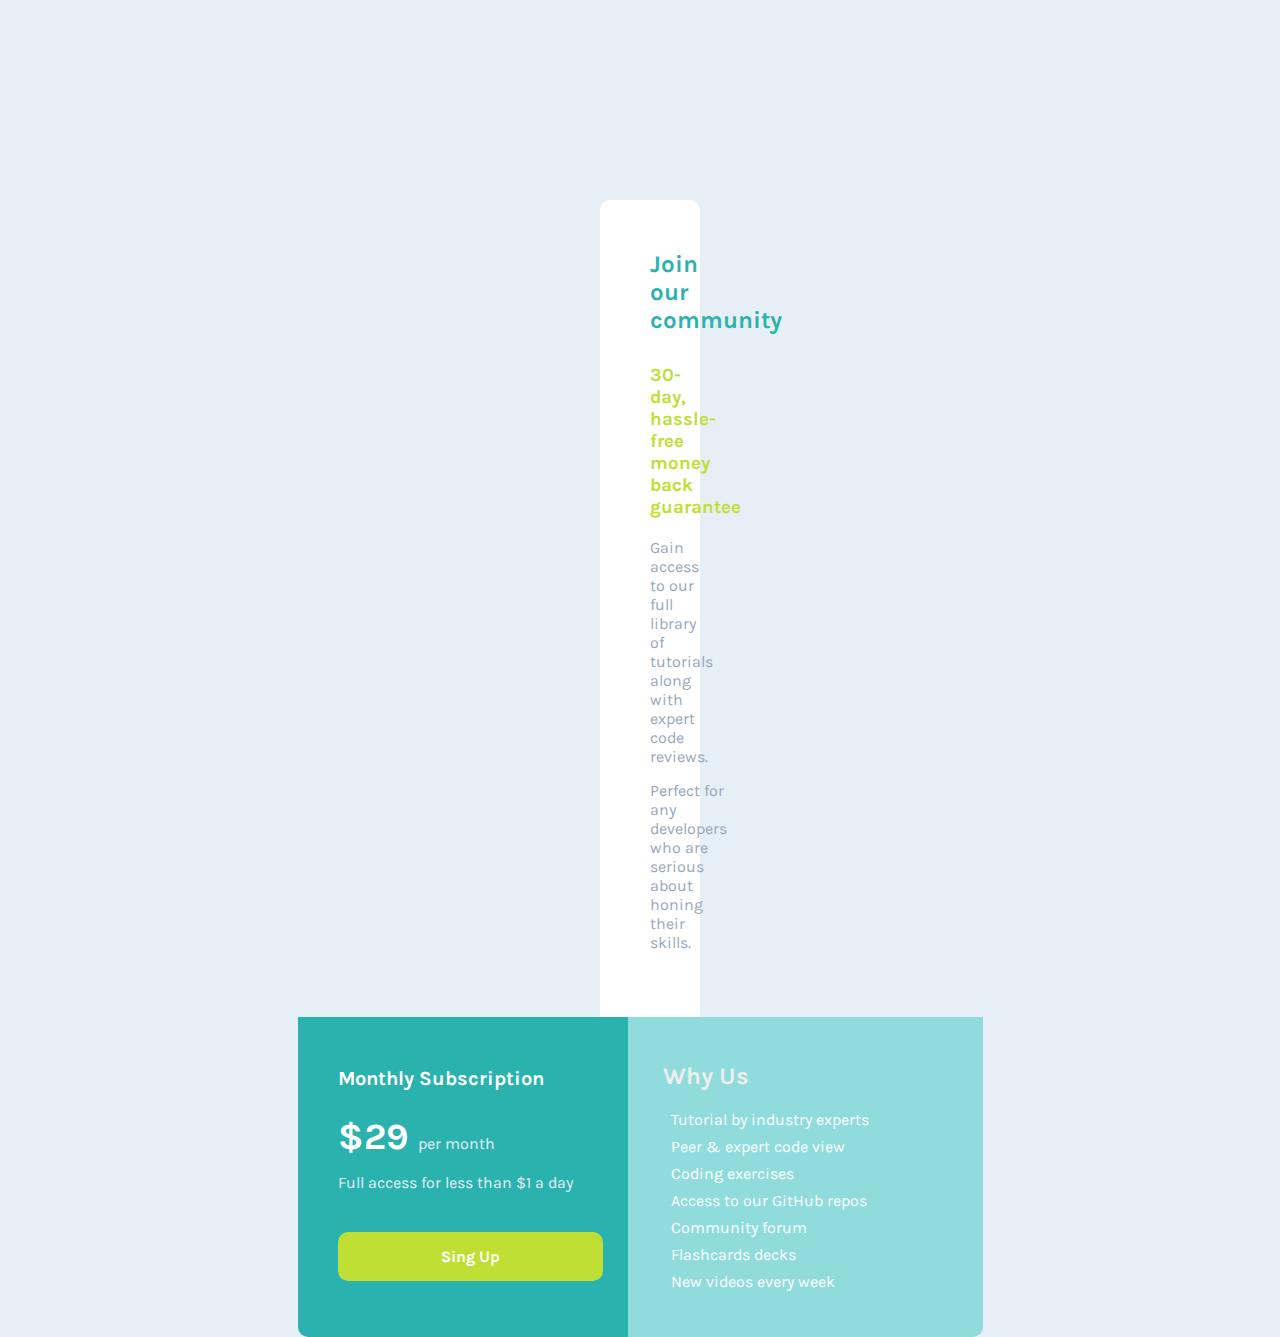
<file: Component de grad/index.html>
<!DOCTYPE html>
<html>
<head>
  <meta charset="UTF-8"/>
  <meta name="viewport" content="width=device-width, initial-scale=1.0"/>
  <link rel="stylesheet" href="style.css"/>
  <link rel="icon" sizes="32x32" type="image/png" href="images/favicon-32x32.png"/>
  <title>Component</title>
</head>
<body>
  <div class="container">
    <section class="central">
      <h2>Join our community</h2>
      <h3>30-day, hassle-free money back guarantee</h3>
     <div class="text">
        <p>Gain access to our full library of tutorials along with expert code reviews.</p>
        <p>Perfect for any developers who are serious about honing their skills.</p>
      </div>
    </section>
    <section class="card-container">
      <div class="payment">
        <h3>Monthly Subscription</h3>
        <div class="dados">
          <h1>$29</h1>
          <p>per month</p>
        </div>
        <div class="compre">
          <p>Full access for less than $1 a day</p>
          <button>Sing Up</button>
        </div>
      </div>

      <div class="explication">
        <h2>Why Us</h2>
          <div class="list">
            <ol>
              <li>Tutorial by industry experts</li>
              <li>Peer & expert code view</li>
              <li>Coding exercises</li>
              <li>Access to our GitHub repos</li>
              <li>Community forum</li>
              <li>Flashcards decks</li>
              <li>New videos every week</li>
            </ol>
        <div>
    </section>
  </div>
</body>
</html>
</file>
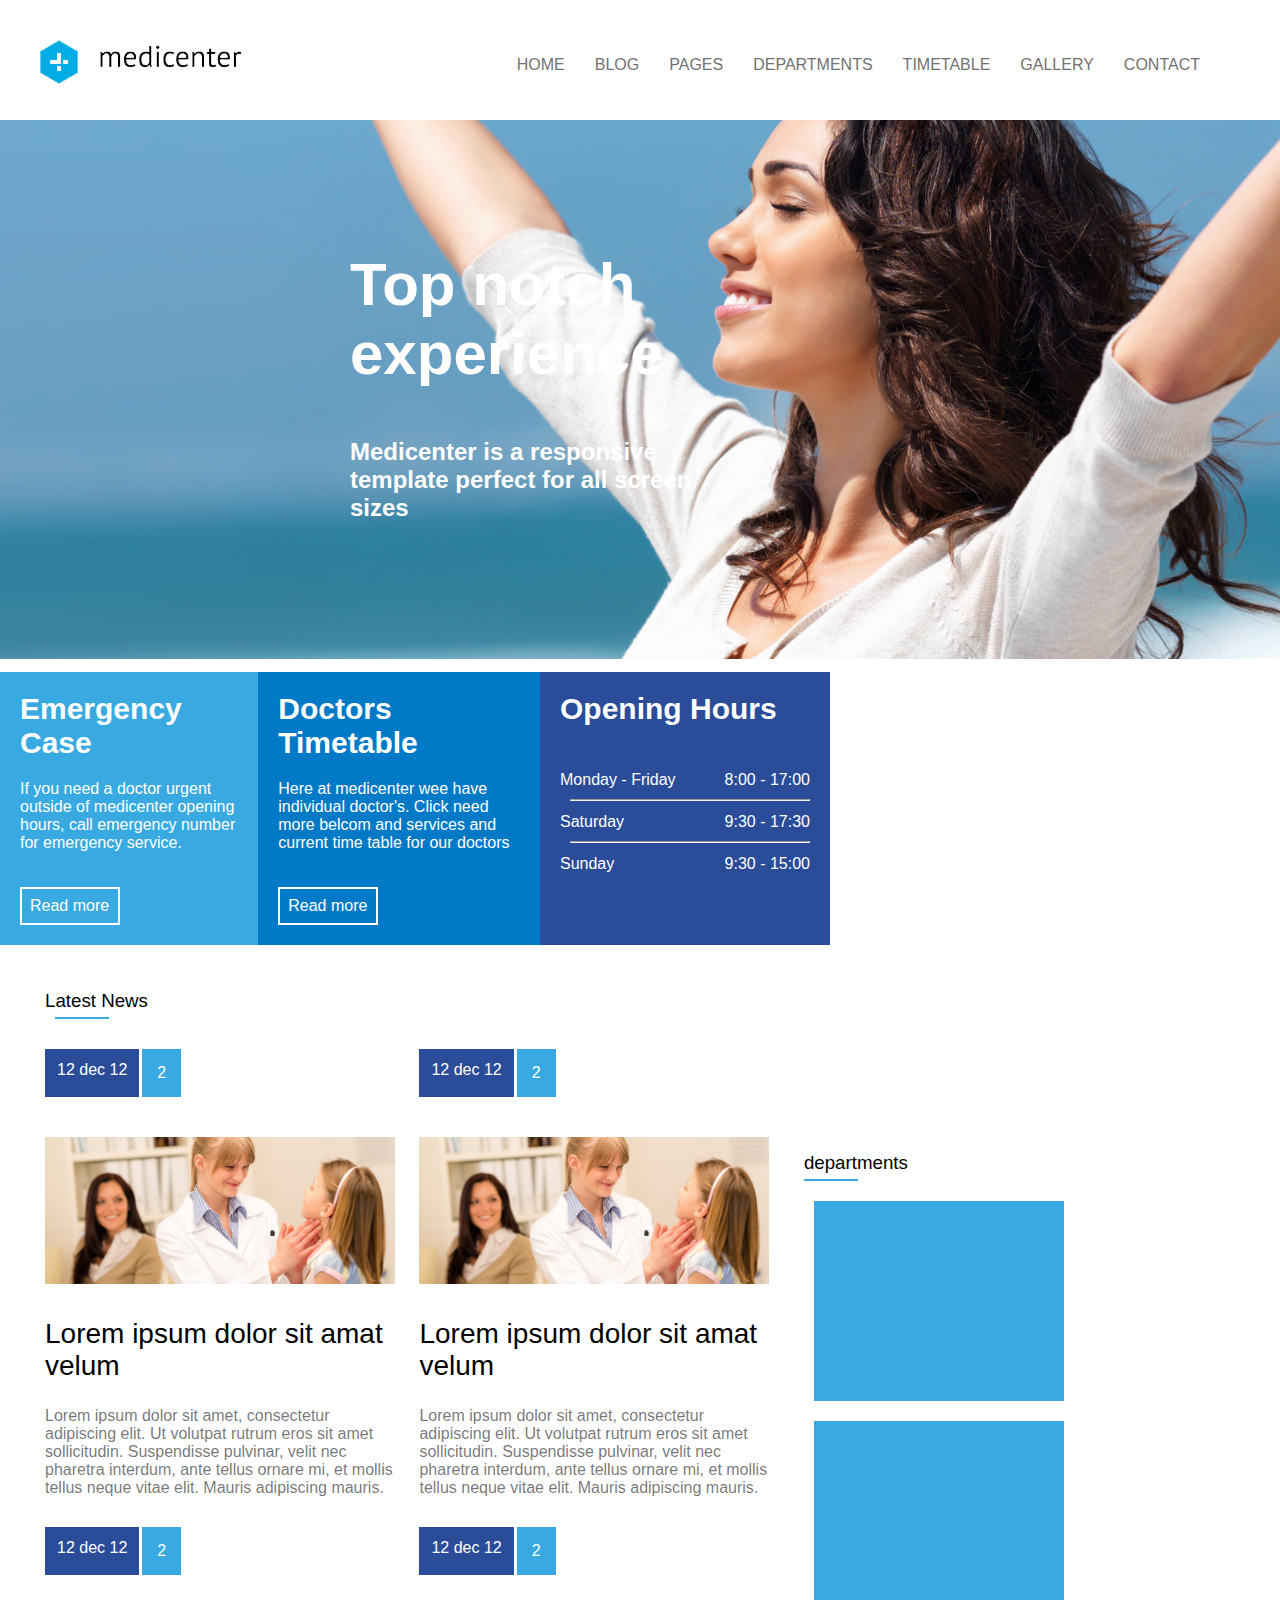
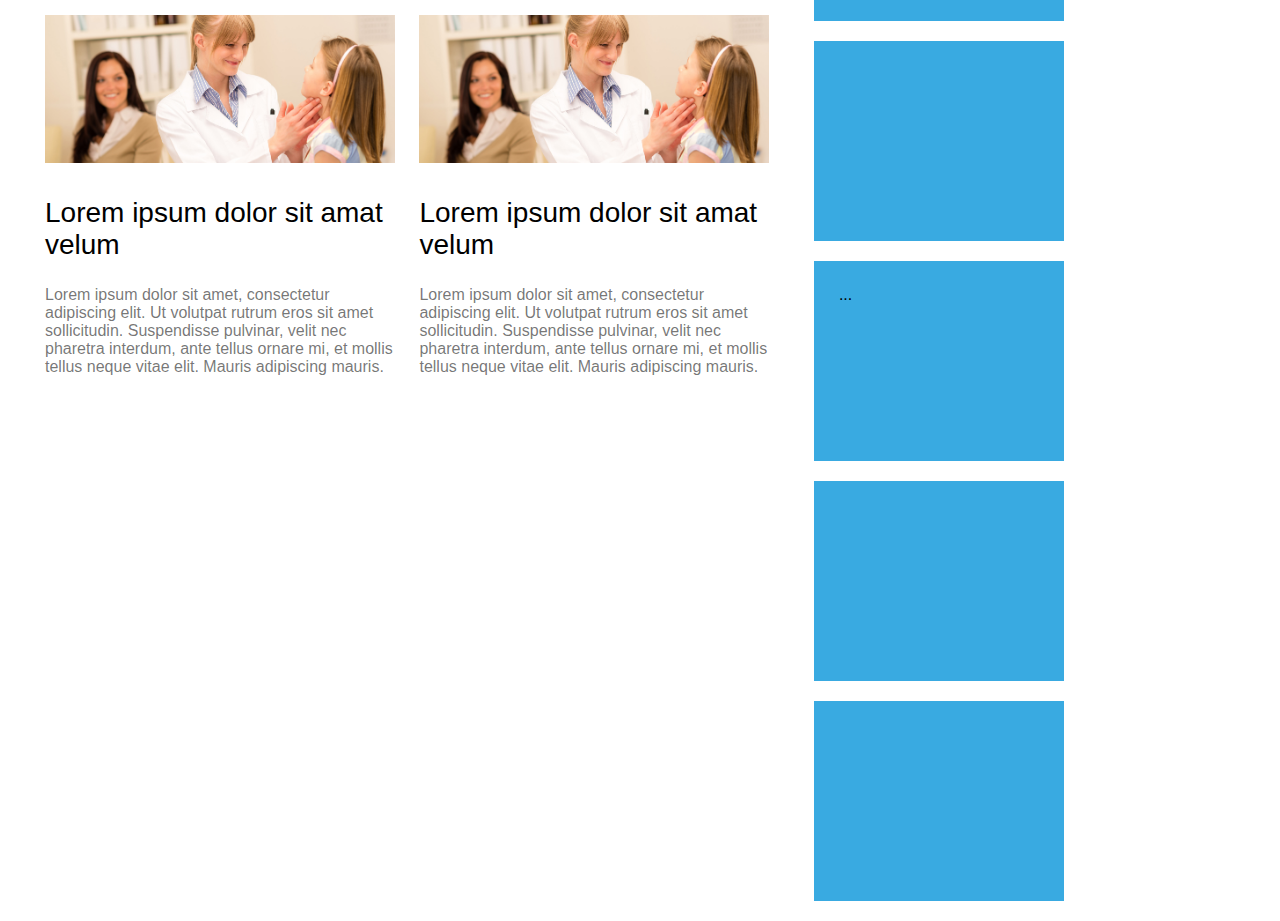
<file: Flexbox/Index.html>
<!DOCTYPE html>
<html>
<head>
  <meta charset="UTF-8">
  <meta name="viewport" content="width=device-width, initial-scale=1.0">
  <link rel="stylesheet" href="Style.css"/>
  <link rel="icon" type="image/png" sizes="32x32" href="header_logo.png"/>
  <script src="Main.js"></script>
  <title>MediCenter</title>
</head>
<body>
  <header>
    <div class="container">
      <div class="logo">
        <img src="logo.png" alt="icon">
      </div>
      <div class="menu">
        <nav>
            <ul>
              <li><a href="">HOME</a></li>
              <li><a href="">BLOG</a></li>
              <li><a href="">PAGES</a></li>
              <li><a href="">DEPARTMENTS</a></li>
              <li><a href="">TIMETABLE</a></li>
              <li><a href="">GALLERY</a></li>
              <li><a href="">CONTACT</a></li>
            </ul>
        </nav>
      </div>
    </div>
  </header>

  <section class="banner">
    <div class="image">
      <img src="img1.jpg" alt="">
    </div>
    <div class="banner-container">
      <div class="text">
        <h1>Top notch experience</h1>
        <h2>Medicenter is a responsive template perfect for all screen sizes</h2>
      </div>
      <div class="blocks">
        <div class="emergency">
          <h3>Emergency Case</h3>
          <p>If you need a doctor urgent outside of medicenter opening hours, call emergency number for emergency service.</p>
          <a href="">Read more</a>
        </div>
        <div class="doctor">
          <h3>Doctors Timetable</h3>
          <p>Here at medicenter wee have individual doctor's. Click need more belcom and services and current time table for our doctors</p>
          <a href="">Read more</a>
        </div>
        <div class="opening">
          <h3>Opening Hours</h3>
          <div class="monday">
            <p>Monday - Friday</p>
            <p>8:00 - 17:00</p>
          </div>
            <hr>
          <div class="saturday">
            <p>Saturday</p>
            <p>9:30 - 17:30</p>
          </div>
            <hr>
          <div class="sunday">
            <p>Sunday</p>
            <p>9:30 - 15:00</p>
          </div>
        </div>
      </div>
    </div>
  </section>

  <main>
    <div class="description">
      <h3>Latest News</h3>
        <hr>
        <div class="12">
      <div class="bloco1">
        <div class="date1">
          <p>12 dec 12</p>
          <a href="">2</a>
        </div>
        <div class="conteudo1">
          <img src="img2.jpg" alt="">
          <a href="">Lorem ipsum dolor sit amat velum</a>
          <p>
            Lorem ipsum dolor sit amet, consectetur adipiscing elit. Ut volutpat rutrum eros sit amet sollicitudin. Suspendisse pulvinar, velit nec pharetra interdum, ante tellus ornare mi, et mollis tellus neque vitae elit. Mauris adipiscing mauris.
          </p>
        </div>
      </div>

      <div class="bloco2">
        <div class="date2">
          <p>12 dec 12</p>
          <a href="">2</a>
        </div>
        <div class="conteudo2">
          <img src="img2.jpg" alt="">
          <a href="">Lorem ipsum dolor sit amat velum</a>
          <p>
            Lorem ipsum dolor sit amet, consectetur adipiscing elit. Ut volutpat rutrum eros sit amet sollicitudin. Suspendisse pulvinar, velit nec pharetra interdum, ante tellus ornare mi, et mollis tellus neque vitae elit. Mauris adipiscing mauris.
          </p>
        </div>
      </div>
      </div>
      
      <div class="bloco3">
        <div class="date3">
          <p>12 dec 12</p>
          <a href="">2</a>
        </div>
        <div class="conteudo3">
          <img src="img2.jpg" alt="">
          <a href="">Lorem ipsum dolor sit amat velum</a>
          <p>
            Lorem ipsum dolor sit amet, consectetur adipiscing elit. Ut volutpat rutrum eros sit amet sollicitudin. Suspendisse pulvinar, velit nec pharetra interdum, ante tellus ornare mi, et mollis tellus neque vitae elit. Mauris adipiscing mauris.
          </p>
        </div>
      </div>
      <div class="bloco4">
        <div class="date4">
          <p>12 dec 12</p>
          <a href="">2</a>
        </div>
        <div class="conteudo4">
          <img src="img2.jpg" alt="">
          <a href="">Lorem ipsum dolor sit amat velum</a>
          <p>
            Lorem ipsum dolor sit amet, consectetur adipiscing elit. Ut volutpat rutrum eros sit amet sollicitudin. Suspendisse pulvinar, velit nec pharetra interdum, ante tellus ornare mi, et mollis tellus neque vitae elit. Mauris adipiscing mauris.
          </p>
        </div>
      </div>
    </div>
    <div class="departments">
        <h3>departments</h3>
        <hr>
      <div class="card-container">
        <div></div>
        <div></div>
        <div></div>
        <div>...</div>
        <div></div>
        <div></div>
      </div>
    </div>
  </main>

  <footer>

  </footer>
</body>
</html>
</file>
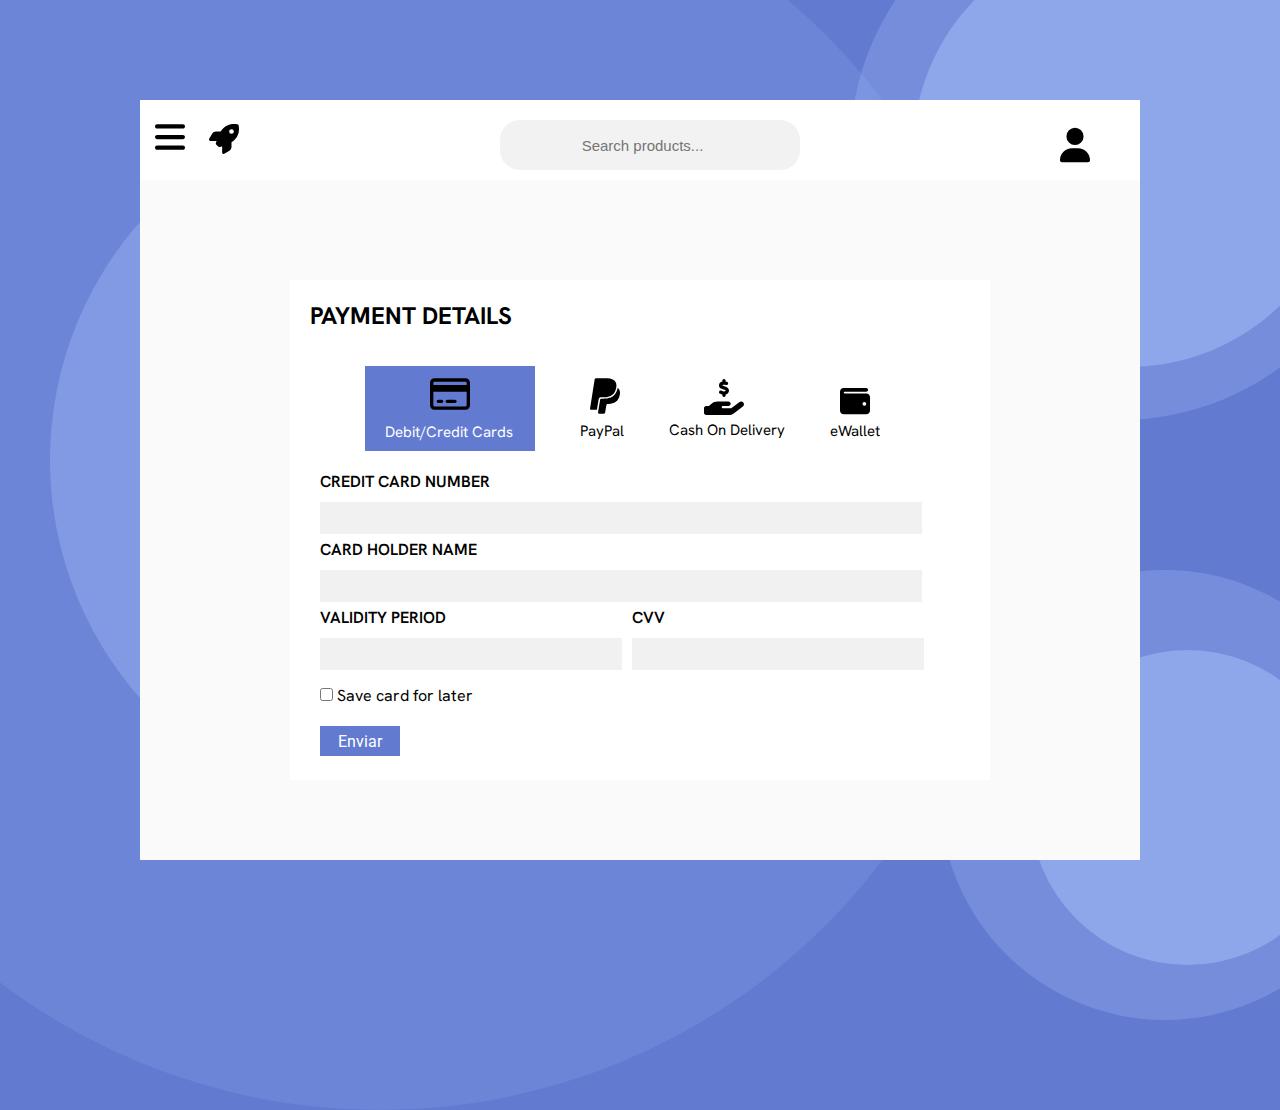
<file: Formulário/index.html>
<!DOCTYPE html>
<html lang="pt">
<head>
  <meta charset="UTF-8">
  <meta name="viewport" content="width=device-width, initial-scale=1.0">
  <link rel="icon" type="image/svg" href="assests/formstack.svg" sizes="32x32">
  <link rel="stylesheet" href="style.css">
  <title>Formulário</title>
</head>
<body>
  <section class="background">
    <div class="background1"></div>
    <div class="background2"></div>
    <div class="background3"></div>
    <div class="background4"></div>
    <div class="background5"></div>
    <div class="background6"></div>
    <div class="background7"></div>
  </section>
<section class="menu">
  <main>
    <header class="active">
      <div class="icon">
        <img src="icons/header/bars-solid.svg" alt="icon" id="bars">
        <img src="icons/header/rocket-solid.svg" alt="" id="rocket">
      </div>
      <div class="search-container">
        <input type="search" name="search" id="search" placeholder="Search products...">
      </div>
      <img src="icons/header/user-solid.svg" alt="" class="user">
    </header>

    <section class="main-principal">
      <div class="payment">
        <h2>payment details</h2>
      <div class="info">
        <div class="credit-card">
          <img src="icons/main/credit-card-regular.svg" alt="">
          <p>Debit/Credit Cards</p>
        </div>
        <div class="paypal">
          <img src="icons/main/paypal.svg" alt="">
          <p>PayPal</p>
        </div>
        <div class="cash">
          <img src="icons/main/hand-holding-dollar-solid.svg" alt="">
          <p>Cash On Delivery</p>
        </div>
        <div class="wallet">
          <img src="icons/main/wallet-solid.svg" alt="">
          <p>eWallet</p>
        </div>
      </div>
      </div>

      <form action="" method="post" class="formulario">

          <div class="visa">
            <label for="credit">credit card number</label>
            <input type="number" name="credit" id="credit" required>
          </div>

          <div class="card">
            <label for="card">card holder name</label>
            <input type="text" name="card" id="card" required>
          </div>

        <div class="validity">
          <div class="date">
            <label for="credit">validity period</label>
            <input type="number" name="date" id="date" required maxlength="4" minlength="4">
          </div>
      
          <div class="verificacao">
            <label for="very">CVV</label>
            <input type="number" name="cvv" id="cvv" required>
          </div>
        </div>
      </form>
        <div class="check">
          <input type="checkbox" name="check" id="checkbox" required>
          <label for="check">Save card for later</label>
        </div>
          <button class="enviar">Enviar</button>
    </section>
  </main>
</section>
</body>
</html>
</file>
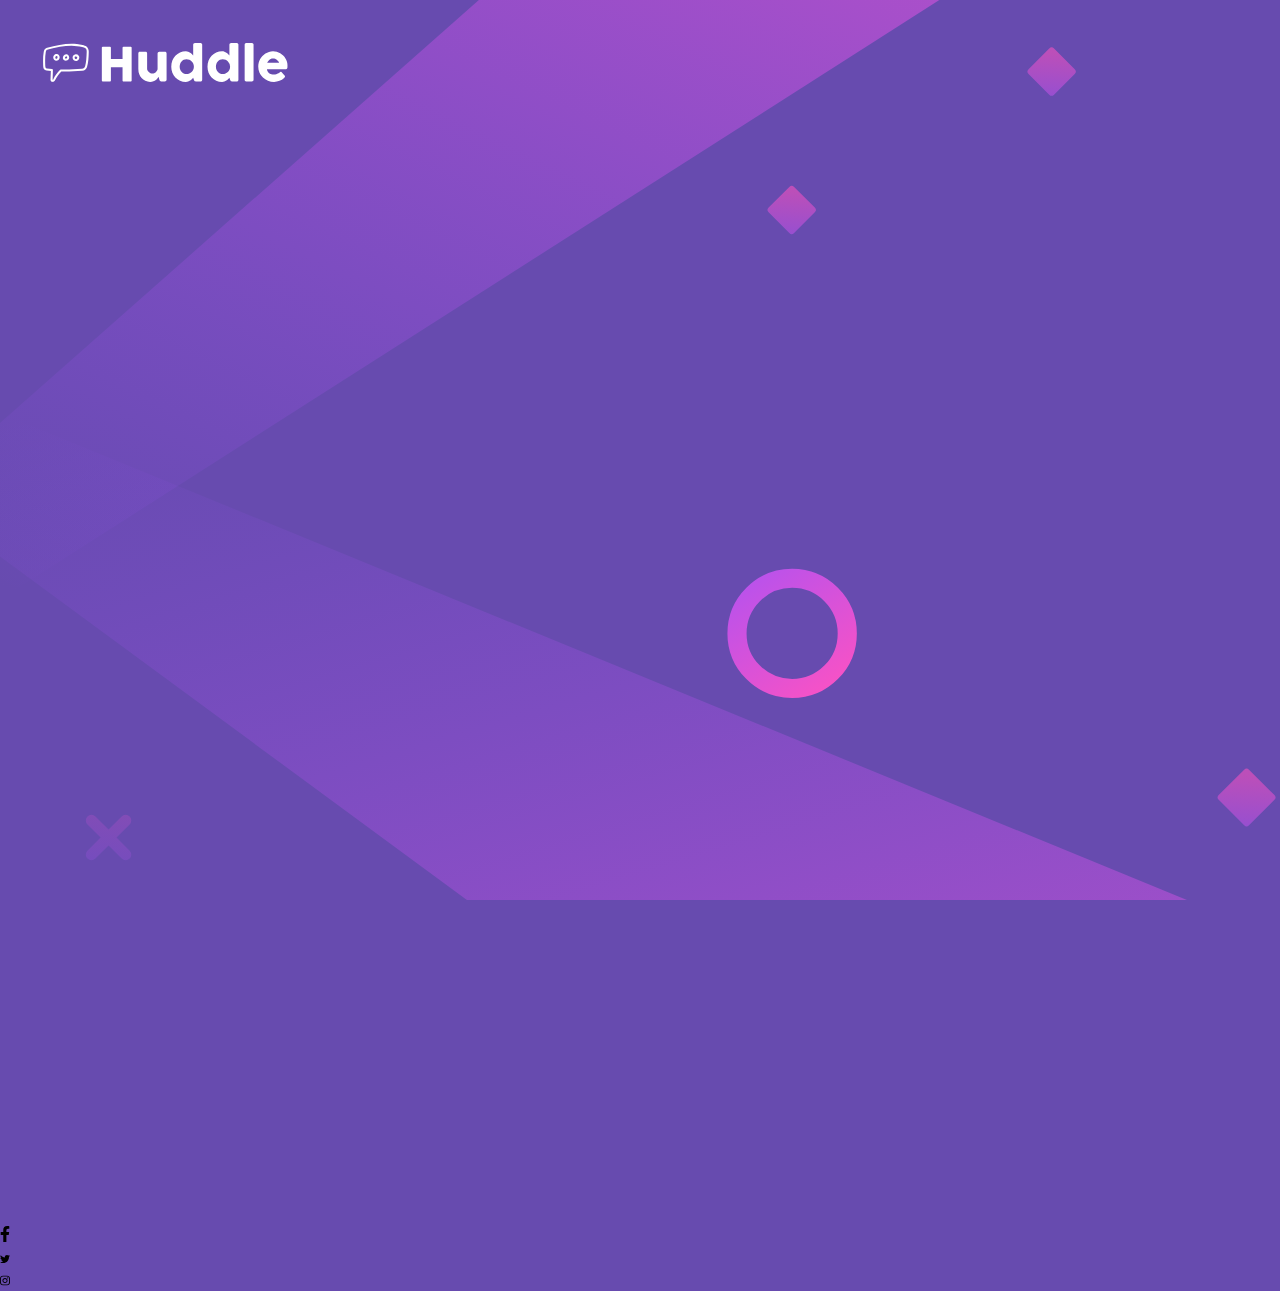
<file: Hubble/index.html>
<!DOCTYPE html>
<head>
  <meta charset="UTF-8"/>
  <meta name="viewport" content="width=device-width, initial-scale: 1.0"/>
  <link rel="icon" sizes="32x32" type="image/png" href="images/favicon-32x32.png"/>
  <link rel="stylesheet" href="style.css"/>
  <title>Hubble</title>
</head>
<body>
  <div class="container">
    <div class="bg">
      <img src="images/bg-desktop.svg" alt=""/>
    </div>

  <div class="card-container">
    <div class="icon">
      <img src="images/logo.svg" alt=""/>
    </div>

    <!--
    <div class="image">
      <img src="images/illustration-mockups.svg" alt="">
    </div> -->

    <div class="text">
        <h2>Build The Community Your Fans Will Love</h2>
        <p>Huddle re-images the away we build communities. You have a voice, but so does your audience. Create connections with your users as you engage in genuine discussion.</p>
        <a href="">Register</a>
    </div>

    <div class="icons">
      <div class="facebook">
        <img src="images/facebook-f.svg" alt="">
      </div>
      <div class="twitter">
        <img src="images/twitter.svg" alt="">
      </div>
      <div class="instagram">
        <img src="images/instagram.svg" alt="">
      </div>
    </div>
    </div>
  </div>
</body>
</file>
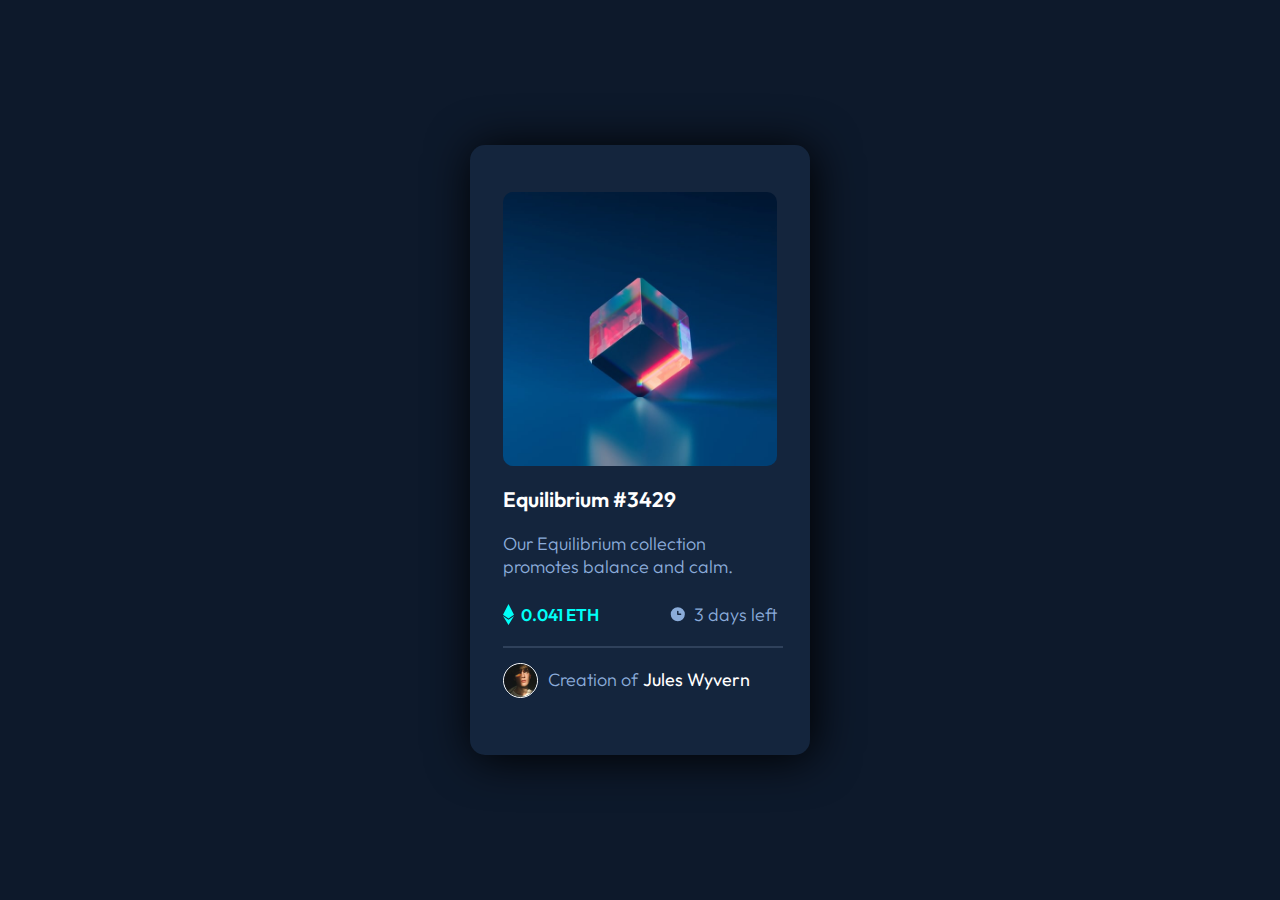
<file: NFT/index.html>
<!DOCTYPE html>
<html>
<head>
  <meta charset="UTF-8"/>
  <meta name="viewport" content="width=device-width, initial-scale:1.0"/>
  <link rel="stylesheet" href="style.css"/>
  <link rel="icon" type="image/png" sizes="32x32" href="images/favicon-32x32.png"/>
  <title>NFT</title>
</head>

<body>
  <div class="container">
    <div class="card">
      <div class="img-top">
        <img src="images/image-equilibrium.jpg" atl="icon"/>
      </div>
      <div class="img-overplay">
        <img src="images/icon-view.svg" alt="">
      </div>

      <div class="text">
        <h2>Equilibrium #3429</h2>
        <p>Our Equilibrium collection promotes balance and calm.</p>
      </div>
      
      <div class="flex">
        <div class="eth">
          <img src="images/icon-ethereum.svg" alt="icon-ethereum"/> 
          <p>0.041 ETH</p>
        </div>

        <div class="clock">
          <img src="images/icon-clock.svg" alt="icon-clock"/> 
          <p>3 days left</p>
        </div>
      </div>

      <div class="line"></div>
      
      <div class="dados">
        <img src="images/image-avatar.png" alt="icon"/>
        <p class="criacao">Creation of</p> 
        <p class="active">Jules Wyvern</p>
      </div>
    </div>
  </div>
</body>
</html>
</file>
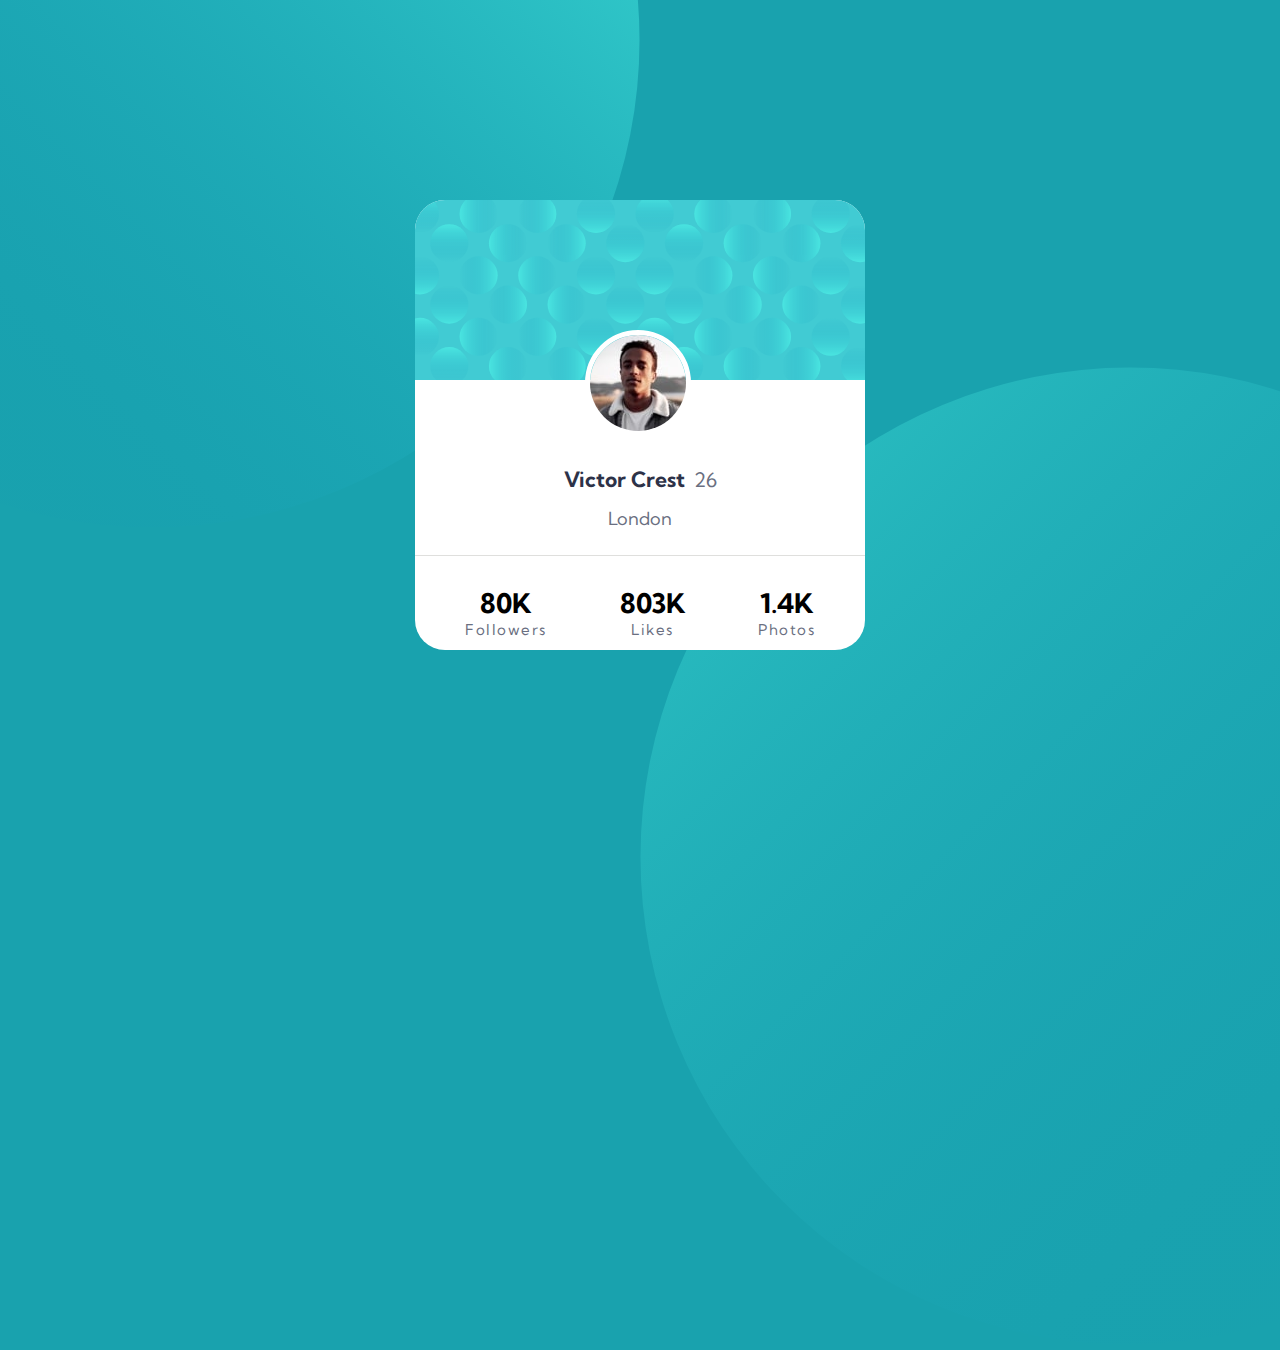
<file: Profile/index.html>
<!DOCTYPE html>
<html>
<head>
  <meta charset="UTF-8"/>
  <meta name="viewport" content="width=device-width, initial-scale:1.0"/>
  <link rel="stylesheet" href="style.css"/>
  <link rel="icon" sizes="32x32" type="image/png" href="images/favicon-32x32.png"/>
  <title>Profile Card</title>
</head>
<body>
  <div class="container">
    <div class="bg-top">
        <img src="images/bg-pattern-top.svg" alt=""/>
    </div>
    <div class="bg-bottom">
      <img src="images/bg-pattern-bottom.svg" alt=""/>
    </div>

    <div class="card-container">
      <div class="card">
        <div class="card-pattern">
          <img src="images/bg-pattern-card.svg" alt=""/>
        </div>
        <div class="perfil">
          <img src="images/image-victor.jpg" atl=""/>
        </div>

        <div class="text">
          <h3 class="name">Victor Crest</h3>
          <p class="year">26</p>
          <p class="city">London</p>
        </div>
      </div>

      <div class="line">
        <hr>
      </div>

      <div class="flow">
        <h2>80K</h2>
        <p>Followers</p>
      </div>
    
      <div class="like">
        <h2>803K</h2>
        <p>Likes</p>
      </div>

      <div class="photo">
        <h2>1.4K</h2>
        <p>Photos</p>
      </div>
    </div>
  </div>  
</body>
</html>
</file>
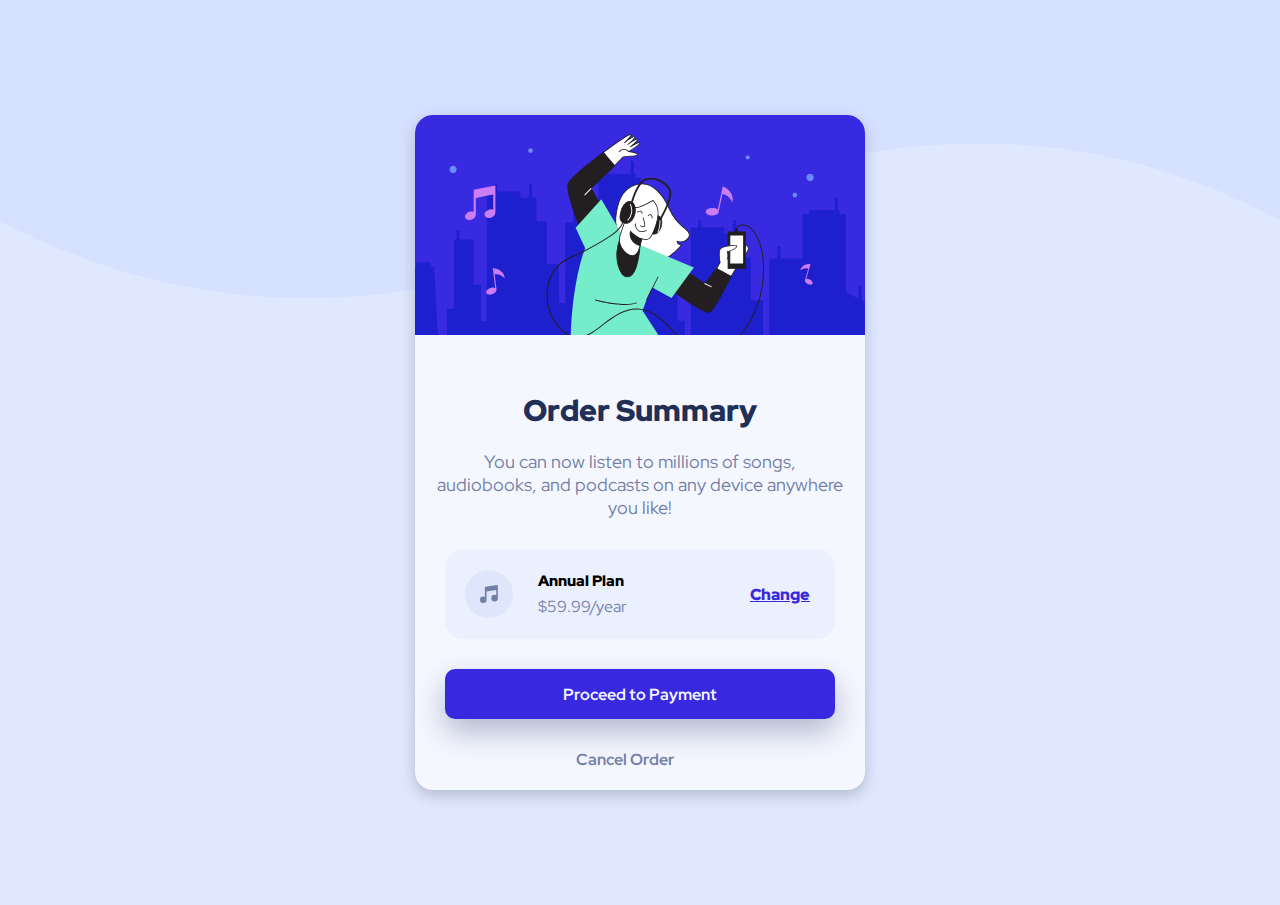
<file: Resumo/index.html>
<!DOCTYPE html>
<html>
<head>
  <meta charset="UTF-8"/>
  <meta name="viewport" content="width=device-width, initial-scale=1.0"/>
  <link rel="stylesheet" href="style.css"/>
  <link rel="icon" sizes="32x32" type="image/png" href="images/favicon-32x32.png">
  <title>Resume</title>
</head>
<body>
  <div class="container">
    <div class="bg-color">
      <img src="images/pattern-background-desktop.svg" alt="background"/>
    </div>

    <div class="card-container">
      <div class="card">
        <div class="image">
          <img src="images/illustration-hero.svg" alt=""/>
        </div>

        <div class="text">
          <h1>Order Summary</h1>
          <p>You can now listen to millions of songs, audiobooks, and podcasts on any device anywhere you like!</p>
        </div>
      </div>

        <div class="informations">
          <div class="music-price">
            <img src="images/icon-music.svg" alt="icon"/>
            <div class="price">
              <strong>Annual Plan</strong>
              <p>$59.99/year</p>
            </div>
          </div>
            <a href="">Change</a>
        </div>

        <div class="payment">
          <a href="https://www.netflix.com/br/"> <button>Proceed to Payment</button> </a>
          <br/>
          <a href="https://www.netflix.com/br/">Cancel Order</a>
        </div>
    </div>
  </div>
</body>
</html>
</file>
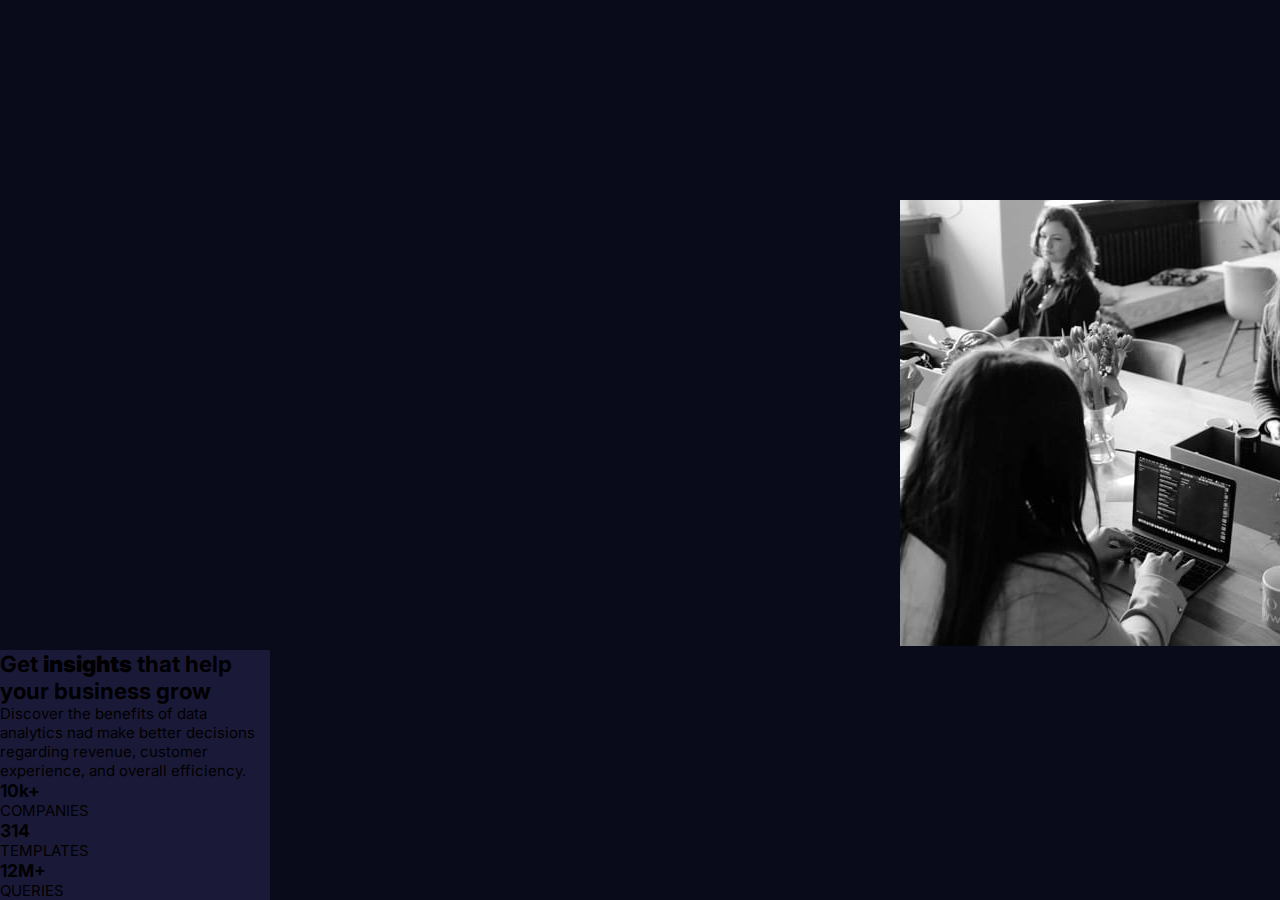
<file: Start Preview/index.html>
<!DOCTYPE html>
<html>
<head>
  <meta charset="UTF-8"/>
  <meta name="viewport" content="width=device-width, initial-scale=1.0"/>
  <link rel="stylesheet" href="style.css"/>
  <link rel="icon" sizes="32x32" type="image/png" href="images/favicon-32x32.png"/>
  <title>Start Card</title>
</head>
<body>
  <div class="container">
    <div class="image">
      <img src="images/image-header-desktop.jpg" alt="image">
    </div>
    <div class="card-container">
      <h2>Get <strong class="bold">insights</strong> that help your business grow</h2>
      <p>Discover the benefits of data analytics nad make better decisions regarding revenue, customer experience, and overall efficiency.</p>
    <div class="compaines">
      <h3>10k+</h3>
      <p>COMPANIES</p>
    </div>
    <div class="templates">
      <h3>314</h3>
      <p>TEMPLATES</p>
    </div>
    <div class="queries">
      <h3>12M+</h3>
      <p>QUERIES</p>
    </div>
    </div>
  </div>
</body>
</html>
</file>
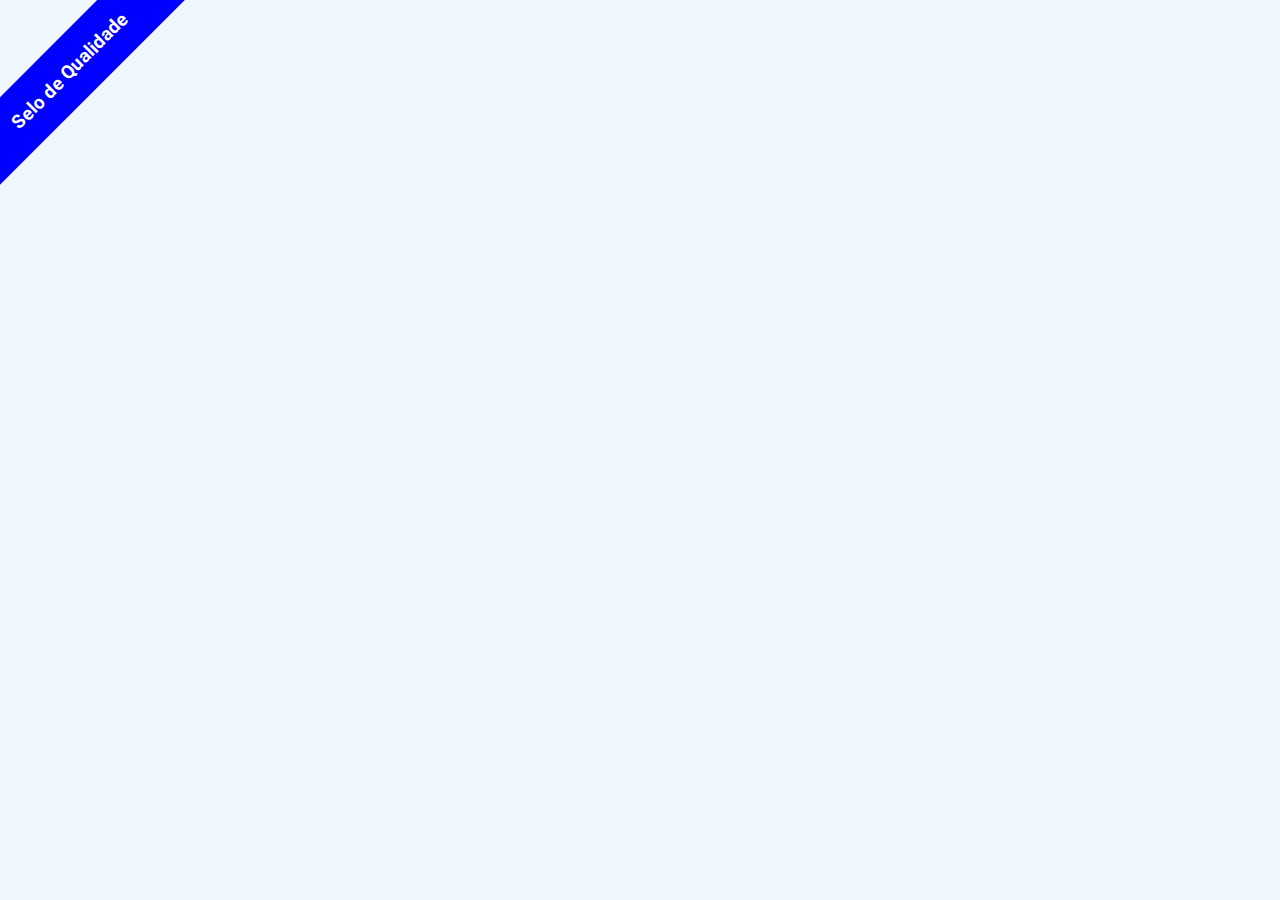
<file: TBZ/index.html>
<!DOCTYPE html>
<html lang="pt">
<head>
  <meta charset="UTF-8">
  <meta http-equiv="X-UA-Compatible" content="IE=edge">
  <meta name="viewport" content="width=device-width, initial-scale=1.0">
  <link rel="stylesheet" href="style.css">
  <title>Tabela</title>
</head>
<body>
  <div>
    <h3>Selo de Qualidade</h3>
  </div>
</body>
</html>
</file>
<file: Component de grad/style.css>
@import url('https://fonts.googleapis.com/css2?family=Karla:wght@400;700&display=swap');

:root {
  --Cyan: hsl(179, 62%, 43%);
  --Bright-Yellow: hsl(71, 73%, 54%);
  --Light-Gray: hsl(204, 43%, 93%);
  --Grayish-Blue: hsl(218, 22%, 67%);
}
/* Geral */
* {
  padding: 0;
  margin: 0;
}
body {
  font-family: 'Karla', sans-serif;
  background-color: var(--Light-Gray);
  font-size: 16px;
}
.card-container {
  display: flex;
  justify-content: center;
}

/* Central */

.central {
  background-color: white;  
  margin: 200px 600px auto;
  min-height: 15vh;
  border-radius: 10px 10px 0px 0px;
  padding: 50px;
}
.central h2 {
  color: hsl(179, 62%, 43%); 
  padding-bottom: 30px;
}
.central h3 {
  color:hsl(71, 73%, 54%);
  padding-bottom: 20px;
}
.central p {
  color: var(--Grayish-Blue);
  font-weight: 400;
}

/* Payment */

.payment {
  background-color: var(--Cyan);
  min-height: 30vh;
  min-width: 290px;
  padding-top: 50px;
  padding-left: 40px;
  border-radius: 0px 0px 0px 10px;
}
.payment h3 {
  color: white;
  font-size: 20px;
  padding-bottom: 25px;
}
.compre p {
  color: hsl(204, 43%, 93%);
}
.compre p, button {
  display: inherit;
}
.compre button {
  margin-top: 25px;
  min-width: 265px;
  padding: 15px;
  border-radius: 10px;
  border: 0px solid #000;
  font-family: 'Karla', sans-serif;
  font-size: 16px;
  font-weight: 700;
  color: white;
  background-color: hsl(71, 73%, 54%);
}
.dados h1 {
  color: white;
  font-size: 37px;
}
.dados p {
  color: hsl(204, 43%, 93%);
  padding-left: 5px;
}
.dados h1, p {
  display: inline-block;
  justify-content: center;  
  padding-bottom: 15px;
}

/* Explication */

.explication {
  background-color: #90dbdc;
  min-width: 320px;
  min-height: 30vh;
  padding-top: 45px;
  padding-left: 35px;
  border-radius: 0px 0px 10px 0px;
}
.explication h2 {
  color: #EEE;
  padding-bottom: 12px;
}
.list li {
  list-style: none;
  margin: 8px;
  color: white;
}
</file>
<file: Flexbox/Style.css>
* {
  padding: 0;
  margin: 0;
  font-family: arial;
}
/* Cabeçalho */

header {
  justify-content: center;
  display: flex;
  height: 120px;
}
.container {
  display: flex;
  justify-content: space-between;
  width: 100%;
  margin: 40px;
}
.menu {
  display: flex;
  align-items: center;
  margin: 25px;
}
.menu li {
  list-style-type: none;
}
.menu a {
  text-decoration: none;
  color: #727272;
  display: block;
  padding: 15px;
}
.menu ul {
  display: flex;
}
.menu a:hover {
  background-color: #39aae1;
  color: #FFF;
}

/* Banner */

.image img {
  width: 100%;
  position: absolute;
  z-index: 10;
}
.banner-container {
  position:relative;
  z-index: 20;
}
.text {
  color: white;
  padding:130px 0px 0px 350px;
}
.text h1 {
  font-size: 60px;
  width: 500px;
}
.text h2 {
  padding-top: 50px;
  width: 400px;
}
.blocks {
  display: flex;
  justify-content: flex-end;
  margin-top: 150px;
  margin-right: 450px;
}
.emergency {
  color: white;
  background-color: #39aae1;
  padding: 20px;
  max-width: 350px;
  min-height: 200px;
}
.emergency a{
  text-decoration: none;
  color: white;
  border: 2px solid white;
  padding: 8px;
  margin-top: 35px;
  display: flex;
  max-width: 80px;
}
.emergency h3 {
  font-size: 30px
}
.emergency p {
  padding-top: 20px;
}

.doctor {
  color: white;
  background-color: #0079c7;
  padding: 20px;
  max-width: 350px;
  min-height: 200px;
}
.doctor a{
  text-decoration: none;
  color: white;
  border: 2px solid white;
  padding: 8px;
  margin-top: 35px;
  display: flex;
  max-width: 80px;
}
.doctor p {
  padding-top: 20px;
}
.doctor h3 {
  font-size: 30px;
}
.opening {
  color: white;
  background-color: #2b4c99;
  padding: 20px;
}
.opening h3 {
  font-size: 30px;
}
.opening hr {
  color: #dddddd
}
.monday {
  display: flex;
  justify-content: space-between;
  margin-top: 45px;
  margin-bottom: 10px; 
  min-width: 250px;
}
.saturday {
  display: flex;
  justify-content: space-between;
  margin-top: 12px;
  margin-bottom: 10px; 
  min-width: 250px;
}
.sunday {
  display: flex;
  justify-content: space-between;
  margin-top: 12px;
  min-width: 250px;
}

/* Main */

.description {
  margin-top: 5vh;
  margin-left: 5vh;
}
.description img {
  max-width: 350px;
}
.description h3 {
  font-weight: 200;
}
.description hr {
  width: 52px;
  margin-top: 5px;
  border: 1.5px solid #39aae1;
}

.date1 {
  display: flex;
  margin-top: 30px;
  color: white;
  margin-bottom: 40px;
}
.date1 a {
  margin-left: 3px;
  padding: 15px;
  background-color: #39aae1;
  text-decoration: none;
  color: #FFF;
}
.date1 p {
  background-color: #2b4c99;
  padding: 12px;
}
.conteudo1 a, p {
  display: flex;
}
.conteudo1 a {
  text-decoration: none;
  color: #000;
  margin-top: 30px;
  margin-bottom: 25px;
  font-size: 28px;
}
.conteudo1 p {
  font-size: 16px;
  color: #0000008c;
}
.bloco1 {
  max-width: 40vh;
  margin-right: 10px;
}

.date2 {
  display: flex;
  margin-top: 30px;
  color: white;
  margin-bottom: 40px;
}
.date2 a {
  margin-left: 3px;
  padding: 15px;
  background-color: #39aae1;
  text-decoration: none;
  color: #FFF;
}
.date2 p {
  background-color: #2b4c99;
  padding: 12px;
}
.conteudo2 a, p {
  display: flex;
}
.conteudo2 a {
  text-decoration: none;
  color: #000;
  margin-top: 30px;
  margin-bottom: 25px;
  font-size: 28px;
}
.conteudo2 p {
  font-size: 16px;
  color: #0000008c;
}
.bloco2 {
  max-width: 40vh;
}


.date3 {
  display: flex;
  margin-top: 30px;
  color: white;
  margin-bottom: 40px;
}
.date3 a {
  margin-left: 3px;
  padding: 15px;
  background-color: #39aae1;
  text-decoration: none;
  color: #FFF;
}
.date3 p {
  background-color: #2b4c99;
  padding: 12px;
}
.conteudo3 a, p {
  display: flex;
}
.conteudo3 a {
  text-decoration: none;
  color: #000;
  margin-top: 30px;
  margin-bottom: 25px;
  font-size: 28px;
}
.conteudo3 p {
  font-size: 16px;
  color: #0000008c;
}
.bloco3 {
  max-width: 40vh;
}

.date4 {
  display: flex;
  margin-top: 30px;
  color: white;
  margin-bottom: 40px;
}
.date4 a {
  margin-left: 3px;
  padding: 15px;
  background-color: #39aae1;
  text-decoration: none;
  color: #FFF;
}
.date4 p {
  background-color: #2b4c99;
  padding: 12px;
}
.conteudo4 a, p {
  display: flex;
}
.conteudo4 a {
  text-decoration: none;
  color: #000;
  margin-top: 30px;
  margin-bottom: 25px;
  font-size: 28px;
}
.conteudo4 p {
  font-size: 16px;
  color: #0000008c;
}
.bloco4 {
  max-width: 40vh;
  margin-left:10px;
}
.bloco1, .bloco2 {
  display: inline-block;
}
.bloco3, .bloco4   {
  display: inline-block;
  align-self:flex-end;
}
.departments, .description {
  display: inline-block;
}
.departments {
  margin-left: 10px;
}
.departments h3, hr {
  margin-left: 10px;
}
.departments h3 {
  font-weight: 200;
}
.departments hr {
  width: 52px;
  margin-top: 5px;
  border: 1.5px solid #39aae1;
}
.card-container {
  margin-top: 20px;
  flex-direction: column;
}
.card-container div {
  min-width: 200px;
  height: 150px;
  background-color: #39aae1;
  margin: 20px;
  padding: 25px;
  display: flex;
  align-items: flex-start ;
}
</file>
<file: Formulário/style.css>
@import url('https://fonts.googleapis.com/css2?family=Hanken+Grotesk:wght@300;400;600&family=Roboto:wght@500&display=swap');
* {
  margin: 0;
  padding: 0;
}
body {
  background-color: #627bd1;
  font-family: 'Hanken Grotesk', sans-serif;
}
/* background */
.background1 {
  width: 140vh;
  height: 140vh;
  border-radius: 50%;
  background-color: #acc4fc23;
  position: absolute;
  left: -250px;
  top: -150px;
}
.background2 {
  width: 80vh;
  height: 80vh;
  border-radius: 50%;
  background-color: #acc4fc54;
  position: absolute;
  top: 100px;
  left: 50px;
}
.background3 {
  width: 50vh;
  height: 50vh;
  border-radius: 50%;
  background-color: #acc4fc98;
  position: absolute;
  top: 250px;
  left: 200px;
}
.background4 {
  width: 60vh;
  height: 60vh;
  border-radius: 50%;
  background-color: #acc4fc41;
  position: absolute;
  top: -120px;
  right: -110px;
}
.background5 {
  width: 48vh;
  height: 48vh;
  border-radius: 50%;
  background-color: #acc4fc75;
  position: absolute;
  top: -65px;
  right: -65px;
}
.background6 {
  width: 50vh;
  height: 50vh;
  border-radius: 50%;
  background-color: #acc4fc41;
  position: absolute;
  bottom: -120px;
  right: -110px;
}
.background7 {
  width: 35vh;
  height: 35vh;
  border-radius: 50%;
  background-color: #acc4fc75;
  position: absolute;
  bottom: -65px;
  right: -65px;
}

.menu {
  background-color: #fbfafb;
  position: relative;
  display: flex;
  max-width: 1000px;
  margin: 0 auto;
  margin-top: 100px;
  min-height: 760px;
}

/* Head */

.active {
  background-color:  #fefffe;
  display: flex;
  justify-content: space-between;
  min-width: 1000px;
  padding-top: 20px;
  padding-bottom: 10px
}
header img {
  width: 30px;
}
.icon img {
  width: 30px;
}
.user {
  padding-right: 50px;
}
#search {
  width: 300px;
  height: 50px;
  border: 0px solid #FFF;
  background-color:  rgba(241, 241, 241, 0.921);
  border-radius: 20px;
  text-align: center;
  font-size: 15px
}

#bars {
  padding-left: 15px;
  padding-right: 20px;
}

/* Menu Principal */

.main-principal img {
  width: 30px;
}
.main-principal {
  background-color: #FFF;
  margin-top: 100px;
  margin-left: 150px;
  width: 700px;
  height: 500px;
}
.payment h2 {
  padding: 20px 0px 0px 20px;
  text-transform: uppercase;
}
/* Info Cash */

.info {
  display: inline-flex;
  margin: 35px 0px 0px 75px;
}
.credit-card {
  background-color: #627bd1;
  color: white;
  font-size: 15px;
  min-width: 170px;
  height: 85px;
}
.credit-card img {
  padding-top: 10px;
  padding-left: 65px;
  width: 40px;
}
.credit-card p {
  padding-left: 20px;
  padding-top: 5px;
}

.paypal {
  font-size: 15px;
  margin-left: 45px
}
.paypal img {
  padding-top: 10px;
  padding-left: 10px;
}

.cash {
  font-size: 15px;
  margin-left: 45px;
}
.cash img {
  width: 40px;
  padding-top: 13px;
  padding-left: 35px;
}

.wallet {
  font-size: 15px;
  margin-left: 45px;
}
.wallet img {
  padding-top: 20px;
  padding-left: 10px;
}

/* Form */

.formulario input {
  display: inherit;
  width: 600px;
  height: 30px;
  font-size: 18px;
  background-color: rgb(241, 241, 241);
  border: 1px solid rgba(241, 241, 241, 0.616);
}
.formulario label {
  text-transform: uppercase;
  font-weight: 600;
}
.formulario {
  margin: 20px 0px 0px 30px;
}
.visa input {
  margin-top: 10px;
  margin-bottom: 5px;
}
.card input {
  margin-top: 10px;
  margin-bottom: 5px;
}
.date input {
  margin-top: 10px;
  margin-bottom: 5px;
}
.verificacao input {
  margin-top: 10px;
  margin-bottom: 5px;
}
.validity {
  display: flex;
}
.validity input {
  width: 300px;
}
.date input {
  margin-right: 10px;
}
.verificacao input {
  width: 290px;
}
.check {
  margin-left: 30px;
  margin-top: 10px;
}
.enviar {
  width: 80px;
  height: 30px;
  margin-left: 30px;
  margin-top: 20px;
  background-color: #627bd1;
  color: white;
  font-size: 16px;
  font-family: 'Roboto', sans-serif;
  border: 0px;
  transition:  0.1s linear;
}
.enviar:hover {
  background-color: #627cd1ab;
  width: 85px;
  height: 35px;
}
</file>
<file: Hubble/style.css>
@import url('https://fonts.googleapis.com/css2?family=Open+Sans&display=swap');
@import url('https://fonts.googleapis.com/css2?family=Poppins:wght@400;600&display=swap');

/*
  font-family: 'Poppins', sans-serif;
  font-family: 'Open Sans', sans-serif;
*/

:root {
  --Violet: hsl(257, 40%, 49%);
  --Soft-Magenta: hsl(300, 69%, 71%);
}

* {
  padding: 0;
  margin: 0;
}
body {
  font-family: 'Open Sans', sans-serif;
  background-color: hsl(257, 40%, 49%);
}
.bg {
  position: absolute;
  z-index: 9;
  left: 0%;
  display: flex;
  height: 100%;
}
.card-container {
  position: relative;
  z-index: 10;
  
}
/*
.image img {
  margin: 100px 50px auto;
  min-width: 90vh;
}
*/
.icon img {
  padding-top: 30px;
  padding-left: 30px;
}
.icons {
  max-width: 10px;
}
.text {
  margin: 200px 150vh auto;
  display: flex;
  flex-direction: column;
}
.text h2 {
  color: white;
  font-size: 30px;
}
</file>
<file: NFT/style.css>
@import url('https://fonts.googleapis.com/css2?family=Outfit:wght@300;400;600&display=swap');

:root {
  --Soft-blue: hsl(215, 51%, 70%);
  --Cyan: hsl(178, 100%, 50%);

  --Very-dark-blue-main: hsl(217, 54%, 11%);
  --Very-dark-blue-card: hsl(216, 50%, 16%);
  --Very-dark-blue-line: hsl(215, 32%, 27%);
  --White: hsl(0, 0%, 100%);
}
* {
  padding: 0;
  margin: 0;
  box-sizing: border-box;
}
body {
  font-family:'Outfit', sans-serif;
  display: flex;
  font-size: 18px;
  background-color: var(--Very-dark-blue-main);
  min-height: 100vh;
  align-items: center;

}
.container {
  background-color: var(--Very-dark-blue-card);
  align-items: center;
  margin: 0 auto;
  max-width: 340px;
  border-radius: 15px;
  box-shadow: 3px 3px 46px #000;
}
.img-top img {
  width: 100%;
  display: block;
}
.img-top {
 overflow: hidden;
 position: relative;
 border-radius: 10px;
}
.img-overplay {
  position: absolute;
  left: 0;
  top: 0;
  height: 100%;
  width: 100%;
  background-color: hsl(178, 100%, 50%, 0.5);
  display: none;
}
.img-overplay img {
  position: absolute;
  width: 50px;
  left: 50%;
  top: 50%;
  transform: translate(-50%, -50%);
}
.card {
  padding: 15px;
  margin: 2rem 1em;
}
.text h2 {
  color: var(--White);
  font-weight: 600;
  padding-top: 20px;
  font-size: 21px;
}
.text p {
  color: var(--Soft-blue);
  padding-top: 20px;
  font-weight: 300;
  font-size: 18px;
}

.flex {
  padding-top: 25px;
  display: flex;
  align-items: center;
  justify-content: space-between;
}
.eth {
  display: flex;
  color:hsl(178, 100%, 50%);
  font-size: 17px;
}
.eth p {
  padding-left: 7px;
  font-weight: 600;
}

.clock {
  display: flex;
  color: var(--Soft-blue);
  font-weight: 300;
  font-size: 18px;
}
.clock p {
  padding-left: 7px;
}
.clock img {
  width: 18px;
  height: 20px;
  padding-top: 2px;
}


.dados img {
  border: 1px solid #FFF;
  border-radius: 100px;
  width: 35px;
}
.dados {
  display: flex;
  padding-top: 15px;
  margin-bottom: 10px;
}
.criacao {
  color: var(--Soft-blue);
  font-weight: 300;
  padding-left: 10px;
  padding-top: 5px;
  font-size: 18px;
}
.active {
  color:hsl(0, 0%, 100%);
  padding-top: 5px;
  padding-left: 5px;
  font-size: 18px;
}
.line {
  border: 0.5px solid hsl(215, 32%, 27%);
  width: 280px;
  margin-top: 20px;
}
</file>
<file: Profile/style.css>
@import url('https://fonts.googleapis.com/css2?family=Kumbh+Sans:wght@400;700&display=swap');

:root {
 --Dark-cyan: hsl(185, 75%, 39%);
 --Very-dark-desaturated-blue: hsl(229, 23%, 23%);
 --Dark-grayish-blue: hsl(227, 10%, 46%);
}
* {
  padding: 0;
  margin: 0;
}
body {
  font-family: 'Kumbh Sans', sans-serif;
  background-color: var(--Dark-cyan);
  font-size: 18px;
}
.card-container {
  background-color: white;
  max-width: 450px;
  min-height: 50vh;
  margin: 200px auto;
  text-align: center;
  position: relative;
  z-index: 100;
  border-radius: 30px;
}
.bg-top {
  position: absolute;
  top: -50%;
  right: 50%;
  z-index: 9;
}
.bg-bottom {
  position: absolute;
  bottom: -50%;
  left: 50%;
  z-index: 9;
}
.perfil {
  position: relative;
  padding: 130px 0px 0px 170px;
}
.perfil img {
  border: 5px solid #FFF;
  border-radius: 100px;
}
.card-pattern img{
  border-radius: 30px 30px 0px 0px;
  width: 450px;
  position: absolute;
}
.card-pattern img, .perfil img {
  display: flex;
}
.text {
  padding-top: 30px;
}
.name, .year{
  display: inline-block;
}
.year {
  font-weight: 400;
  color: var(--Dark-grayish-blue);
  padding-left: 5px;
  font-size: 20px;
}
.name {
  font-weight: 700;
  color: var(--Very-dark-desaturated-blue);
}
.city {
  padding-top: 15px;
  color:hsl(227, 10%, 46%);
  padding-bottom: 25px;
}
hr {
  width: 450px;
  border: 0;
  font-weight: 400;
  border-bottom: 1px solid #dfdfdd;
}
.flow, .photo, .like {
  display: inline-block;
  padding-top: 30px;
}
.flow {
  float: left;
  padding-left: 50px;
}
.photo {
  float: right;
  padding-right: 50px;
}

.flow p {
  color: hsl(227, 10%, 46%);
  letter-spacing: 1.5px;
  font-size: 15px;
}
.like p {
  color: hsl(227, 10%, 46%);
  letter-spacing: 1.5px;
  font-size: 15px;
}
.photo p {
  color: hsl(227, 10%, 46%);
  letter-spacing: 1.5px;
  font-size: 15px;
}
</file>
<file: Resumo/style.css>
@import url('https://fonts.googleapis.com/css2?family=Red+Hat+Display:wght@500;700;900&display=swap');

:root {
  --Pale-blue: hsl(225, 100%, 94%);
  --Bright-blue: hsl(245, 75%, 52%);
  --Very-pale-blue: hsl(225, 100%, 98%);
  --Desaturated-blue: hsl(224, 23%, 55%);
  --Dark-blue: hsl(223, 47%, 23%);
}
* {
  padding: 0;
  margin: 0;
}
body {
  background-color: var(--Pale-blue);
  font-family: 'Red Hat Display', sans-serif; 
  font-size: 16px;
}
.bg-color{
  width: 100%;
  position: absolute;
  z-index: 10;
  top: -10%
}
.bg-color img {
  width: 100%;
}
.card-container {
  background-color: var(--Very-pale-blue);
  z-index: 100;
  position: relative;
  margin: 115px auto;
  max-width: 450px;
  min-height: 75vh;
  border-radius: 18px;
  box-shadow: 0px 5px 15px hsl(224, 23%,75%);
}
.card {
  text-align: center;
}
.image img {
  border-radius: 18px 18px 0px 0px;
}
.text {
  padding-top: 50px;  
}
.text h1 {
  color:hsl(223, 47%, 23%);
  font-size: 30px;  
  font-weight: 900;
}
.text p {
  margin: 20px; 
  font-size: 18px;
  color: var(--Desaturated-blue);
}
.informations{
  background-color: hsl(225, 100%, 96%);
  max-width: 400px; 
  margin:30px;
  border-radius: 18px;
  min-height: 10vh; 
  justify-content: space-between;
  align-items: center;
  display: flex;
} 
.informations .music-price {
  display: flex;
  align-items: center;
}
.music-price{
  display: inline-block;
}
.music-price {
  display: flex;
  padding-left: 20px;
}
.price {
  padding-left: 25px;
}
.price strong {
  font-size: 15px;
  font-weight: 900;
  display: flex;
  padding-bottom: 5px;
}
.price p {
  color:hsl(224, 23%, 55%);
}
.informations a {
  padding-right: 25px;
  color: hsl(245, 75%, 52%);
  font-weight: 900;
}
.payment {
  flex-direction: column;
  text-align: center;
  display: inline-block;
}
.payment button {
  min-width: 390px;
  margin-left: 30px ;
  border-radius: 10px;
  border: 0px solid #000;
  background-color: hsl(245, 75%, 52%);
  color: var(--Very-pale-blue);
  font-weight: 700;
  font-size: 16px;
  font-family: 'Red Hat Display', sans-serif;
  height: 50px;
  margin-bottom: 30px;
  box-shadow: 0px 13px 30px hsl(224, 23%,75%);
}
.payment a {
  text-decoration: none;
  font-weight: 700;
  color: var(--Desaturated-blue);
  margin-bottom: 20px;
}

/* actives */

.informations a:hover {
  color: #746bef;
}
.payment button:hover {
  background-color: #746bef;
}
.payment a:hover {
  color: var(--Dark-blue);
}
</file>
<file: Start Preview/style.css>
@import url('https://fonts.googleapis.com/css2?family=Inter:wght@400;700&family=Lexend+Deca&display=swap');

/*font-family: 'Inter', sans-serif;
  font-family: 'Lexend Deca', sans-serif;
*/

:root {
  --Very-dark-blue-main: hsl(233, 47%, 7%);
  --Dark-desaturated-blue-card: hsl(244, 38%, 16%);
  --Soft-violet: hsl(277, 64%, 61%);
  
  --White: hsl(0, 0%, 100%)
  --Slightly-transparen-white: hsla(0, 0%, 100%, 0.75);
  --Slightly-transparent-white: hsla(0, 0%, 100%, 0.6);
}
* {
  padding: 0;
  margin: 0;
}
body {
  background-color: var(--Very-dark-blue-main);
  font-size: 15px;
  font-family: 'Inter', sans-serif;
}
.card-container {
  background-color: var(--Dark-desaturated-blue-card);
  max-width: 30vh;
  margin: 0 auto;
  display: inline-block;
}
.image img {
  margin: 200px 100vh auto;
}
</file>
<file: TBZ/style.css>
@import url('https://fonts.googleapis.com/css2?family=Roboto:wght@500;700&display=swap');

* {
  padding: 0;
  margin: 0;
  box-sizing: border-box;
}
body {
  background-color: aliceblue;
  font-family: 'Roboto', sans-serif;
}
div {
  background-color: blue;
  display: inline-block;
  width: 270px;
  text-align: center;
  padding: 20px;
  color: white;
  position: absolute;
  transform:rotate(-45deg);
  top: 40px;
  left: -65px
}
</file>
